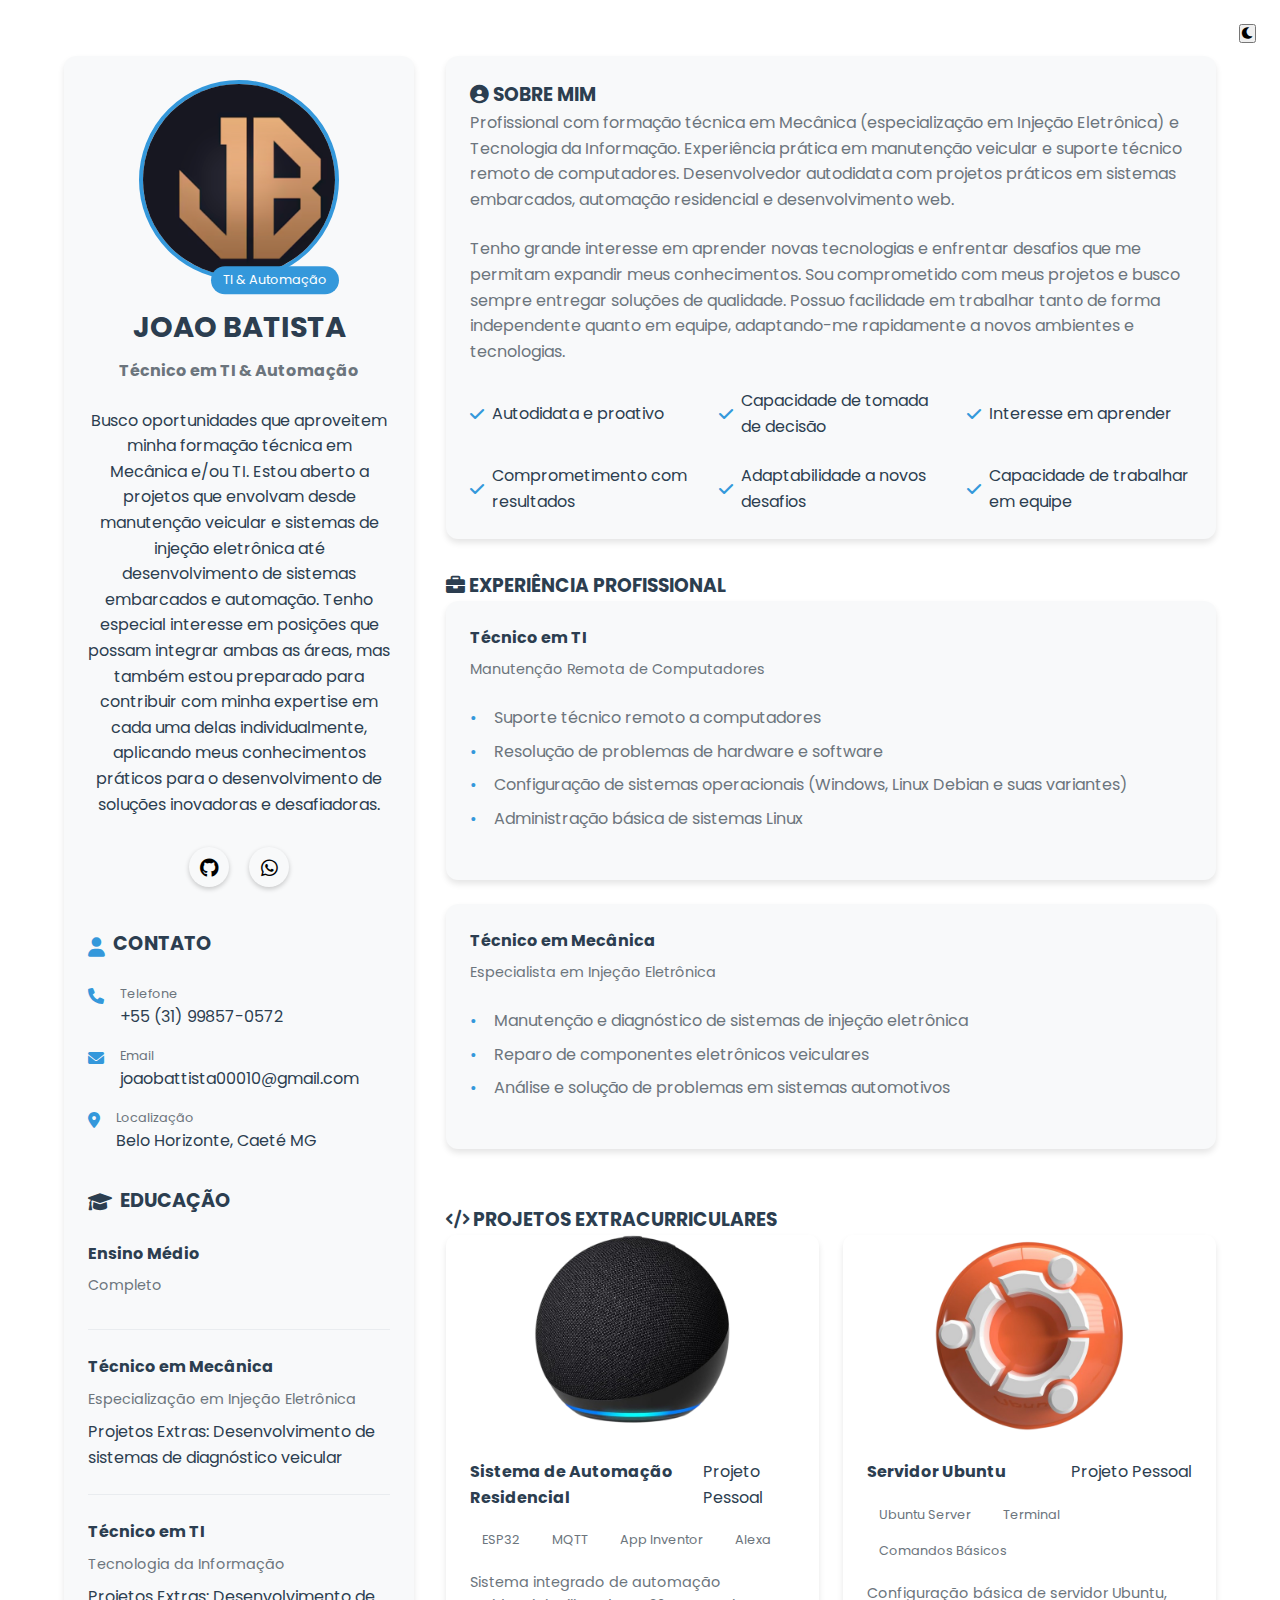
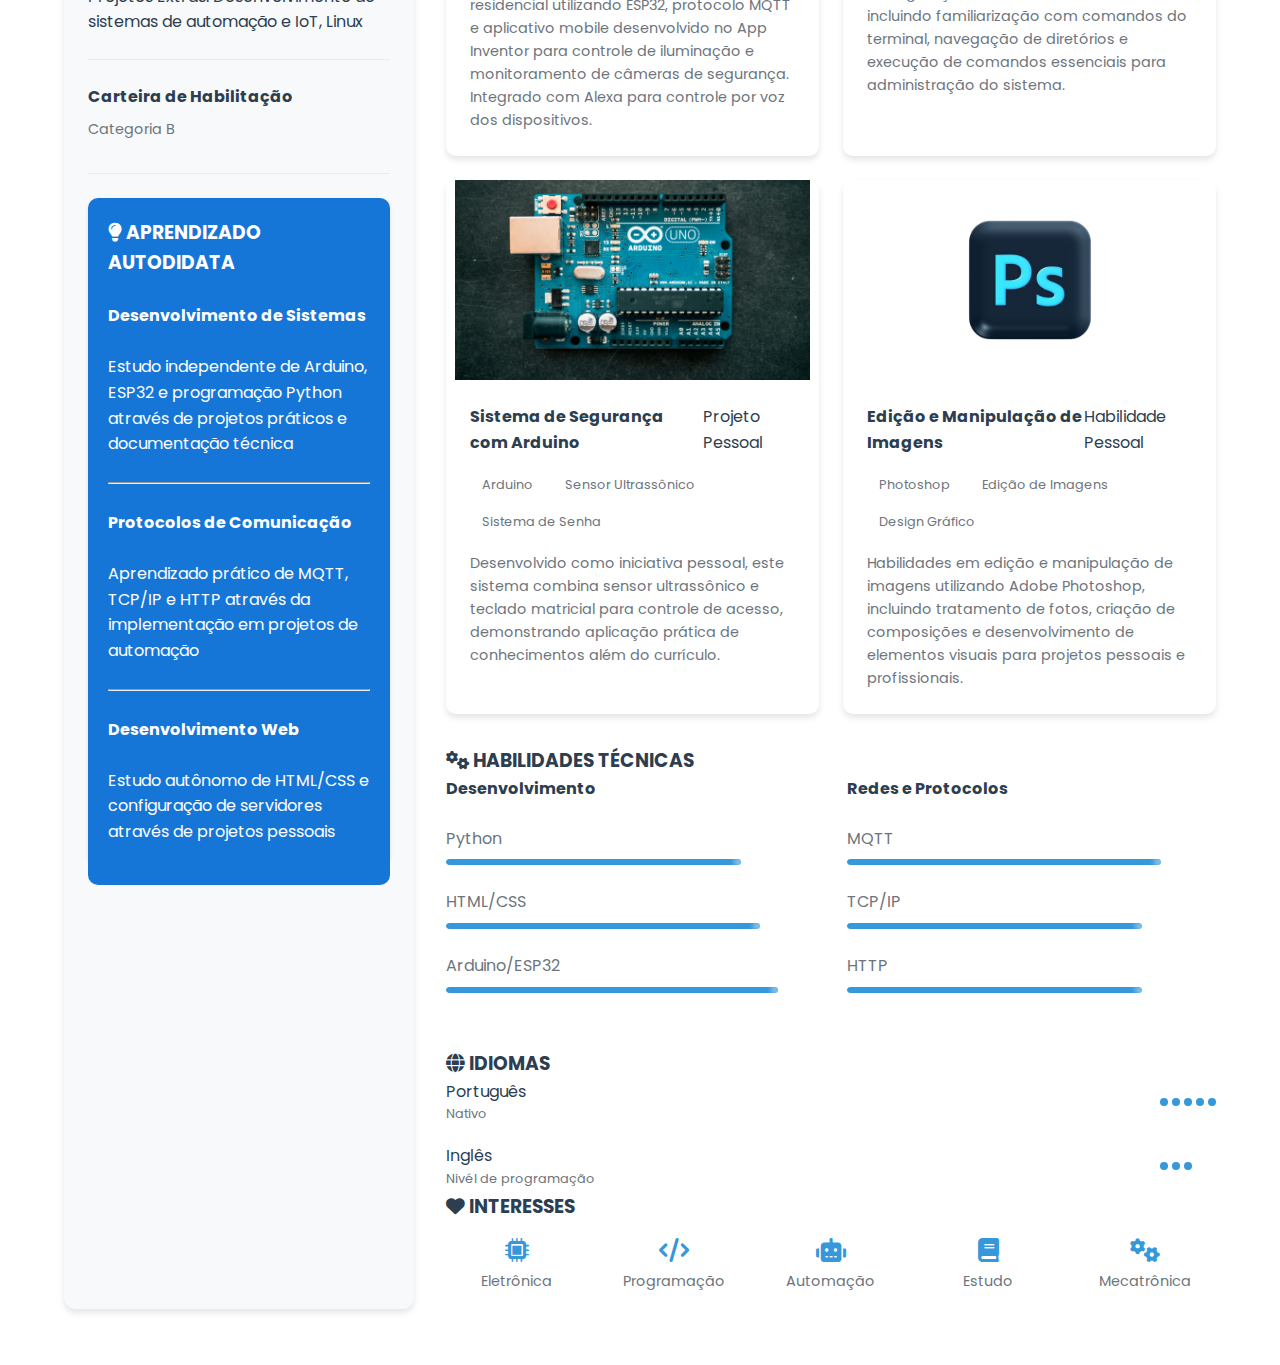
<file: PORTFOLIO/index.html>
<!DOCTYPE html>
<html lang="pt-BR">
<head>
    <meta charset="UTF-8">
    <meta name="viewport" content="width=device-width, initial-scale=1.0">
    <title>Currículo Profissional</title>
    <link rel="stylesheet" href="styles.css">
    <link href="https://fonts.googleapis.com/css2?family=Poppins:wght@300;400;500;600;700&display=swap" rel="stylesheet">
    <link href="https://cdnjs.cloudflare.com/ajax/libs/font-awesome/6.0.0/css/all.min.css" rel="stylesheet">
</head>
<body class="light-theme">
    <button class="theme-toggle">
        <i class="fas fa-moon"></i>
    </button>

    <div class="resume-container">
        <div class="left-column">
            <div class="profile-section">
                <div class="profile-image">
                    <img src="assets/Captura de Tela (3).png" alt="Profile Photo">

                    <div class="profile-badge">TI & Automação</div>
                </div>
                <h1>JOAO BATISTA</h1>
                <h2>Técnico em TI & Automação</h2>
                <div class="objective-section">
                    <p>Busco oportunidades que aproveitem minha formação técnica em Mecânica e/ou TI. Estou aberto a projetos que envolvam desde manutenção veicular e sistemas de injeção eletrônica até desenvolvimento de sistemas embarcados e automação. Tenho especial interesse em posições que possam integrar ambas as áreas, mas também estou preparado para contribuir com minha expertise em cada uma delas individualmente, aplicando meus conhecimentos práticos para o desenvolvimento de soluções inovadoras e desafiadoras.</p>
                </div>
                <div class="social-spacing"></div>
                <div class="social-links">
                    <a href="https://github.com/joaobattista00010" class="social-link" title="GitHub - Projetos">
                        <i class="fab fa-github"></i>
                    </a>
                    <a href="https://wa.me/5531998570572" class="social-link" title="WhatsApp">
                        <i class="fab fa-whatsapp"></i>
                    </a>
                </div>
            </div>

            <div class="contact-section">
                <h3><i class="fas fa-user"></i> CONTATO</h3>
                <ul>
                    <li>
                        <i class="fas fa-phone"></i>
                        <div class="contact-info">
                            <span class="label">Telefone</span>
                            <span class="value">+55 (31) 99857-0572</span>
                        </div>
                    </li>
                    <li>
                        <i class="fas fa-envelope"></i>
                        <div class="contact-info">
                            <span class="label">Email</span>
                            <span class="value">joaobattista00010@gmail.com</span>
                        </div>
                    </li>
                    <li>
                        <i class="fas fa-map-marker-alt"></i>
                        <div class="contact-info">
                            <span class="label">Localização</span>
                            <span class="value">Belo Horizonte, Caeté MG</span>
                        </div>
                    </li>
                </ul>
            </div>

            <div class="education-section">
                <h3><i class="fas fa-graduation-cap"></i> EDUCAÇÃO</h3>
                <div class="education-item">
                    <h4>Ensino Médio</h4>
                    <p class="degree">Completo</p>
                </div>
                <div class="education-item">
                    <h4>Técnico em Mecânica</h4>
                    <p class="degree">Especialização em Injeção Eletrônica</p>
                    <p class="extracurricular">Projetos Extras: Desenvolvimento de sistemas de diagnóstico veicular</p>
                </div>
                <div class="education-item">
                    <h4>Técnico em TI</h4>
                    <p class="degree">Tecnologia da Informação</p>
                    <p class="extracurricular">Projetos Extras: Desenvolvimento de sistemas de automação e IoT, Linux</p>
                </div>
                <div class="education-item">
                    <h4>Carteira de Habilitação</h4>
                    <p class="degree">Categoria B</p>
                </div>
            </div>

            <div class="learning-section" style="background-color: #1676d7; padding: 20px; border-radius: 10px; margin-top: 20px; box-shadow: 0 2px 4px rgba(0,0,0,0.1); color: white;">
                <h3><i class="fas fa-lightbulb"></i> APRENDIZADO AUTODIDATA</h3>
                <br>
                <div class="learning-item">
                    <h4>Desenvolvimento de Sistemas</h4>
                    <br>
                    <p class="learning-details">Estudo independente de Arduino, ESP32 e programação Python através de projetos práticos e documentação técnica</p>
                </div>
                <br>
                <hr>
                <br>
                <div class="learning-item">
                    <h4>Protocolos de Comunicação</h4>
                    <br>
                    <p class="learning-details">Aprendizado prático de MQTT, TCP/IP e HTTP através da implementação em projetos de automação</p>
                </div>
                <br>
                <hr>
                <br>
                <div class="learning-item">
                    <h4>Desenvolvimento Web</h4>
                    <br>
                    <p class="learning-details">Estudo autônomo de HTML/CSS e configuração de servidores através de projetos pessoais</p>
                </div>
            </div>

            <div class="left-column-footer" style="background-color: #1676d7; padding: 20px; border-radius: 0 0 10px 10px; margin-top: -20px; color: white;">
            </div>
        </div>

        <div class="right-column">
            <div class="about-section">
                <h3><i class="fas fa-user-circle"></i> SOBRE MIM</h3>
                <div class="about-content">
                    <p>Profissional com formação técnica em Mecânica (especialização em Injeção Eletrônica) e Tecnologia da Informação. Experiência prática em manutenção veicular e suporte técnico remoto de computadores. Desenvolvedor autodidata com projetos práticos em sistemas embarcados, automação residencial e desenvolvimento web.</p>
                    <p>Tenho grande interesse em aprender novas tecnologias e enfrentar desafios que me permitam expandir meus conhecimentos. Sou comprometido com meus projetos e busco sempre entregar soluções de qualidade. Possuo facilidade em trabalhar tanto de forma independente quanto em equipe, adaptando-me rapidamente a novos ambientes e tecnologias.</p>
                    <div class="key-points">
                        <div class="key-point">
                            <i class="fas fa-check"></i>
                            <span>Autodidata e proativo</span>
                        </div>
                        <div class="key-point">
                            <i class="fas fa-check"></i>
                            <span>Capacidade de tomada de decisão</span>
                        </div>
                        <div class="key-point">
                            <i class="fas fa-check"></i>
                            <span>Interesse em aprender</span>
                        </div>
                        <div class="key-point">
                            <i class="fas fa-check"></i>
                            <span>Comprometimento com resultados</span>
                        </div>
                        <div class="key-point">
                            <i class="fas fa-check"></i>
                            <span>Adaptabilidade a novos desafios</span>
                        </div>
                        <div class="key-point">
                            <i class="fas fa-check"></i>
                            <span>Capacidade de trabalhar em equipe</span>
                        </div>
                    </div>
                </div>
            </div>

            <div class="experience-section">
                <h3><i class="fas fa-briefcase"></i> EXPERIÊNCIA PROFISSIONAL</h3>
                <div class="job-item">
                    <div class="job-header">
                        <div class="job-title">
                            <h4>Técnico em TI</h4>
                            <p class="company">Manutenção Remota de Computadores</p>
                        </div>
                    </div>
                    <ul class="job-responsibilities">
                        <li>Suporte técnico remoto a computadores</li>
                        <li>Resolução de problemas de hardware e software</li>
                        <li>Configuração de sistemas operacionais (Windows, Linux Debian e suas variantes)</li>
                        <li>Administração básica de sistemas Linux</li>
                    </ul>
                </div>

                <div class="job-item">
                    <div class="job-header">
                        <div class="job-title">
                            <h4>Técnico em Mecânica</h4>
                            <p class="company">Especialista em Injeção Eletrônica</p>
                        </div>
                    </div>
                    <ul class="job-responsibilities">
                        <li>Manutenção e diagnóstico de sistemas de injeção eletrônica</li>
                        <li>Reparo de componentes eletrônicos veiculares</li>
                        <li>Análise e solução de problemas em sistemas automotivos</li>
                    </ul>
                </div>
            </div>

            <div class="projects-section">
                <h3><i class="fas fa-code"></i> PROJETOS EXTRACURRICULARES</h3>
                <div class="projects-grid">
                    <div class="project-card">
                        <div class="project-image">
                            <img src="assets/70931dfaa956ad6a0ba6564ebd47768b-removebg-preview.png" alt="Sistema de Automação Residencial">
                            <div class="project-overlay"></div>
                        </div>
                        <div class="project-info">
                            <div class="project-header">
                                <h4>Sistema de Automação Residencial</h4>
                                <span class="project-badge">Projeto Pessoal</span>
                            </div>
                            <div class="project-tags">
                                <span class="tag">ESP32</span>
                                <span class="tag">MQTT</span>
                                <span class="tag">App Inventor</span>
                                <span class="tag">Alexa</span>
                            </div>
                            <p class="project-description">Sistema integrado de automação residencial utilizando ESP32, protocolo MQTT e aplicativo mobile desenvolvido no App Inventor para controle de iluminação e monitoramento de câmeras de segurança. Integrado com Alexa para controle por voz dos dispositivos.</p>
                        </div>
                    </div>

                    <div class="project-card">
                        <div class="project-image">
                            <img src="assets/9b736042d612dbf79bc640238c4d9400-removebg-preview.png" alt="Servidor Ubuntu">
                            <div class="project-overlay"></div>
                        </div>
                        <div class="project-info">
                            <div class="project-header">
                                <h4>Servidor Ubuntu</h4>
                                <span class="project-badge">Projeto Pessoal</span>
                            </div>
                            <div class="project-tags">
                                <span class="tag">Ubuntu Server</span>
                                <span class="tag">Terminal</span>
                                <span class="tag">Comandos Básicos</span>
                            </div>
                            <p class="project-description">Configuração básica de servidor Ubuntu, incluindo familiarização com comandos do terminal, navegação de diretórios e execução de comandos essenciais para administração do sistema.</p>
                        </div>
                    </div>

                    <div class="project-card">
                        <div class="project-image">
                            <img src="assets/photo-1553406830-ef2513450d76.jpg" alt="Sistema de Segurança com Arduino">
                            <div class="project-overlay"></div>
                        </div>
                        <div class="project-info">
                            <div class="project-header">
                                <h4>Sistema de Segurança com Arduino</h4>
                                <span class="project-badge">Projeto Pessoal</span>
                            </div>
                            <div class="project-tags">
                                <span class="tag">Arduino</span>
                                <span class="tag">Sensor Ultrassônico</span>
                                <span class="tag">Sistema de Senha</span>
                            </div>
                            <p class="project-description">Desenvolvido como iniciativa pessoal, este sistema combina sensor ultrassônico e teclado matricial para controle de acesso, demonstrando aplicação prática de conhecimentos além do currículo.</p>
                        </div>
                    </div>

                    <div class="project-card">
                        <div class="project-image">
                            <img src="assets/ps-removebg-preview.png" alt="Edição de Imagens">
                            <div class="project-overlay"></div>
                        </div>
                        <div class="project-info">
                            <div class="project-header">
                                <h4>Edição e Manipulação de Imagens</h4>
                                <span class="project-badge">Habilidade Pessoal</span>
                            </div>
                            <div class="project-tags">
                                <span class="tag">Photoshop</span>
                                <span class="tag">Edição de Imagens</span>
                                <span class="tag">Design Gráfico</span>
                            </div>
                            <p class="project-description">Habilidades em edição e manipulação de imagens utilizando Adobe Photoshop, incluindo tratamento de fotos, criação de composições e desenvolvimento de elementos visuais para projetos pessoais e profissionais.</p>
                        </div>
                    </div>
                </div>
            </div>

            <div class="skills-section">
                <h3><i class="fas fa-cogs"></i> HABILIDADES TÉCNICAS</h3>
                <div class="skills-container">
                    <div class="skills-category">
                        <h4>Desenvolvimento</h4>
                        <div class="skill-item">
                            <div class="skill-header">
                                <span class="skill-name">Python</span>
                            </div>
                            <div class="skill-bar">
                                <div class="skill-level" style="width: 80%">
                                    <div class="skill-progress-glow"></div>
                                </div>
                            </div>
                        </div>
                        <div class="skill-item">
                            <div class="skill-header">
                                <span class="skill-name">HTML/CSS</span>
                            </div>
                            <div class="skill-bar">
                                <div class="skill-level" style="width: 85%">
                                    <div class="skill-progress-glow"></div>
                                </div>
                            </div>
                        </div>
                        <div class="skill-item">
                            <div class="skill-header">
                                <span class="skill-name">Arduino/ESP32</span>
                            </div>
                            <div class="skill-bar">
                                <div class="skill-level" style="width: 90%">
                                    <div class="skill-progress-glow"></div>
                                </div>
                            </div>
                        </div>
                    </div>
                    <div class="skills-category">
                        <h4>Redes e Protocolos</h4>
                        <div class="skill-item">
                            <div class="skill-header">
                                <span class="skill-name">MQTT</span>
                            </div>
                            <div class="skill-bar">
                                <div class="skill-level" style="width: 85%">
                                    <div class="skill-progress-glow"></div>
                                </div>
                            </div>
                        </div>
                        <div class="skill-item">
                            <div class="skill-header">
                                <span class="skill-name">TCP/IP</span>
                            </div>
                            <div class="skill-bar">
                                <div class="skill-level" style="width: 80%">
                                    <div class="skill-progress-glow"></div>
                                </div>
                            </div>
                        </div>
                        <div class="skill-item">
                            <div class="skill-header">
                                <span class="skill-name">HTTP</span>
                            </div>
                            <div class="skill-bar">
                                <div class="skill-level" style="width: 80%">
                                    <div class="skill-progress-glow"></div>
                                </div>
                            </div>
                        </div>
                    </div>
                </div>
            </div>

            <div class="bottom-section">
                <div class="language-section">
                    <h3><i class="fas fa-globe"></i> IDIOMAS</h3>
                    <div class="language-grid">
                        <div class="language-item">
                            <div class="language-info">
                                <span class="language-name">Português</span>
                                <span class="language-level">Nativo</span>
                            </div>
                            <div class="language-dots">
                                <div class="dot active"></div>
                                <div class="dot active"></div>
                                <div class="dot active"></div>
                                <div class="dot active"></div>
                                <div class="dot active"></div>
                            </div>
                        </div>
                        <div class="language-item">
                            <div class="language-info">
                                <span class="language-name">Inglês</span>
                                <span class="language-level">Nivél de programação</span>
                            </div>
                            <br>
                            <br>
                            <div class="language-dots">
                                <div class="dot active"></div>
                                <div class="dot active"></div>
                                <div class="dot active"></div>
                                <div class="dot"></div>
                                <div class="dot"></div>
                            </div>
                        </div>
                    </div>
                </div>

                <div class="hobbies-section">
                    <h3><i class="fas fa-heart"></i> INTERESSES</h3>
                    <div class="hobbies-grid">
                        <div class="hobby-item">
                            <i class="fas fa-microchip"></i>
                            <span>Eletrônica</span>
                        </div>
                        <div class="hobby-item">
                            <i class="fas fa-code"></i>
                            <span>Programação</span>
                        </div>
                        <div class="hobby-item">
                            <i class="fas fa-robot"></i>
                            <span>Automação</span>
                        </div>
                        <div class="hobby-item">
                            <i class="fas fa-book"></i>
                            <span>Estudo</span>
                        </div>
                        <div class="hobby-item">
                            <i class="fas fa-cogs"></i>
                            <span>Mecatrônica</span>
                        </div>
                    </div>
                </div>
            </div>
        </div>
    </div>

    <script>
        const themeToggle = document.querySelector('.theme-toggle');
        const body = document.body;
        const icon = themeToggle.querySelector('i');

        themeToggle.addEventListener('click', () => {
            body.classList.toggle('dark-theme');
            body.classList.toggle('light-theme');
            
            if (body.classList.contains('dark-theme')) {
                icon.classList.remove('fa-moon');
                icon.classList.add('fa-sun');
            } else {
                icon.classList.remove('fa-sun');
                icon.classList.add('fa-moon');
            }
        });
    </script>
</body>
</html>
</file>
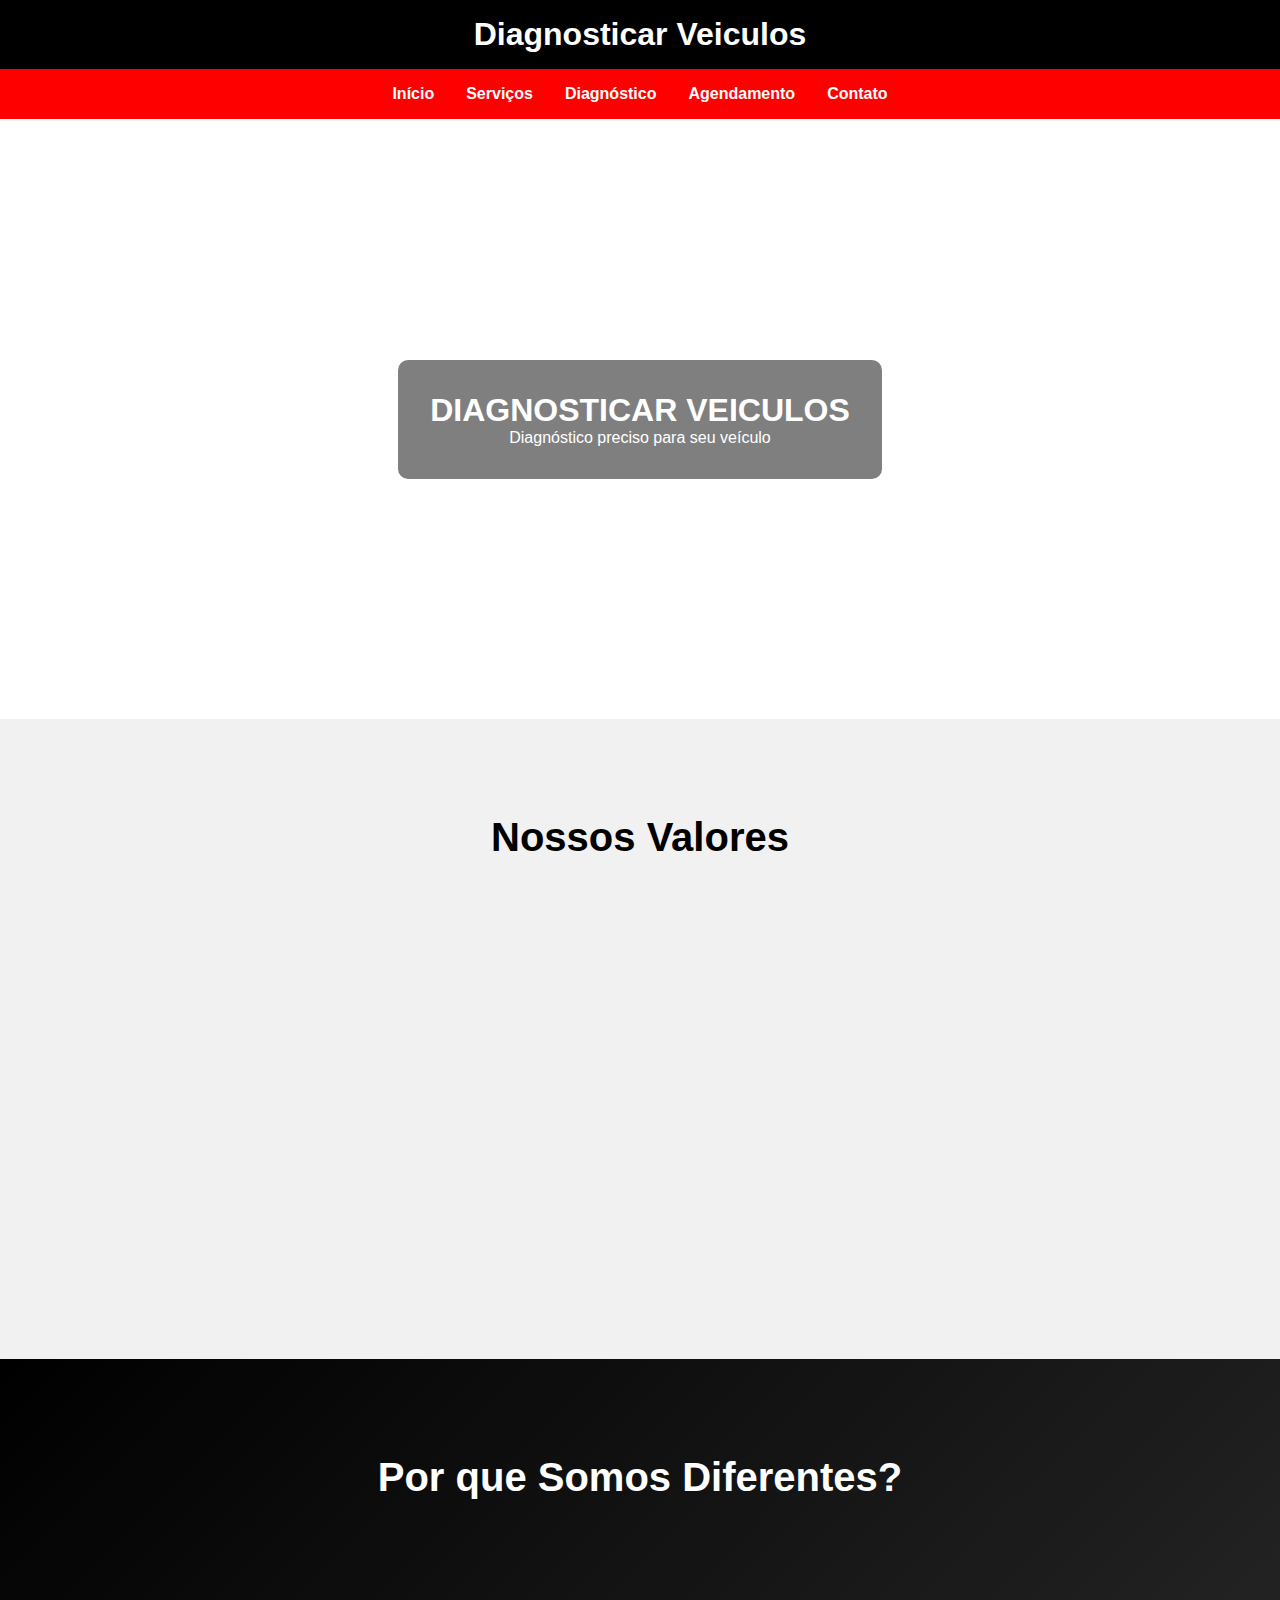
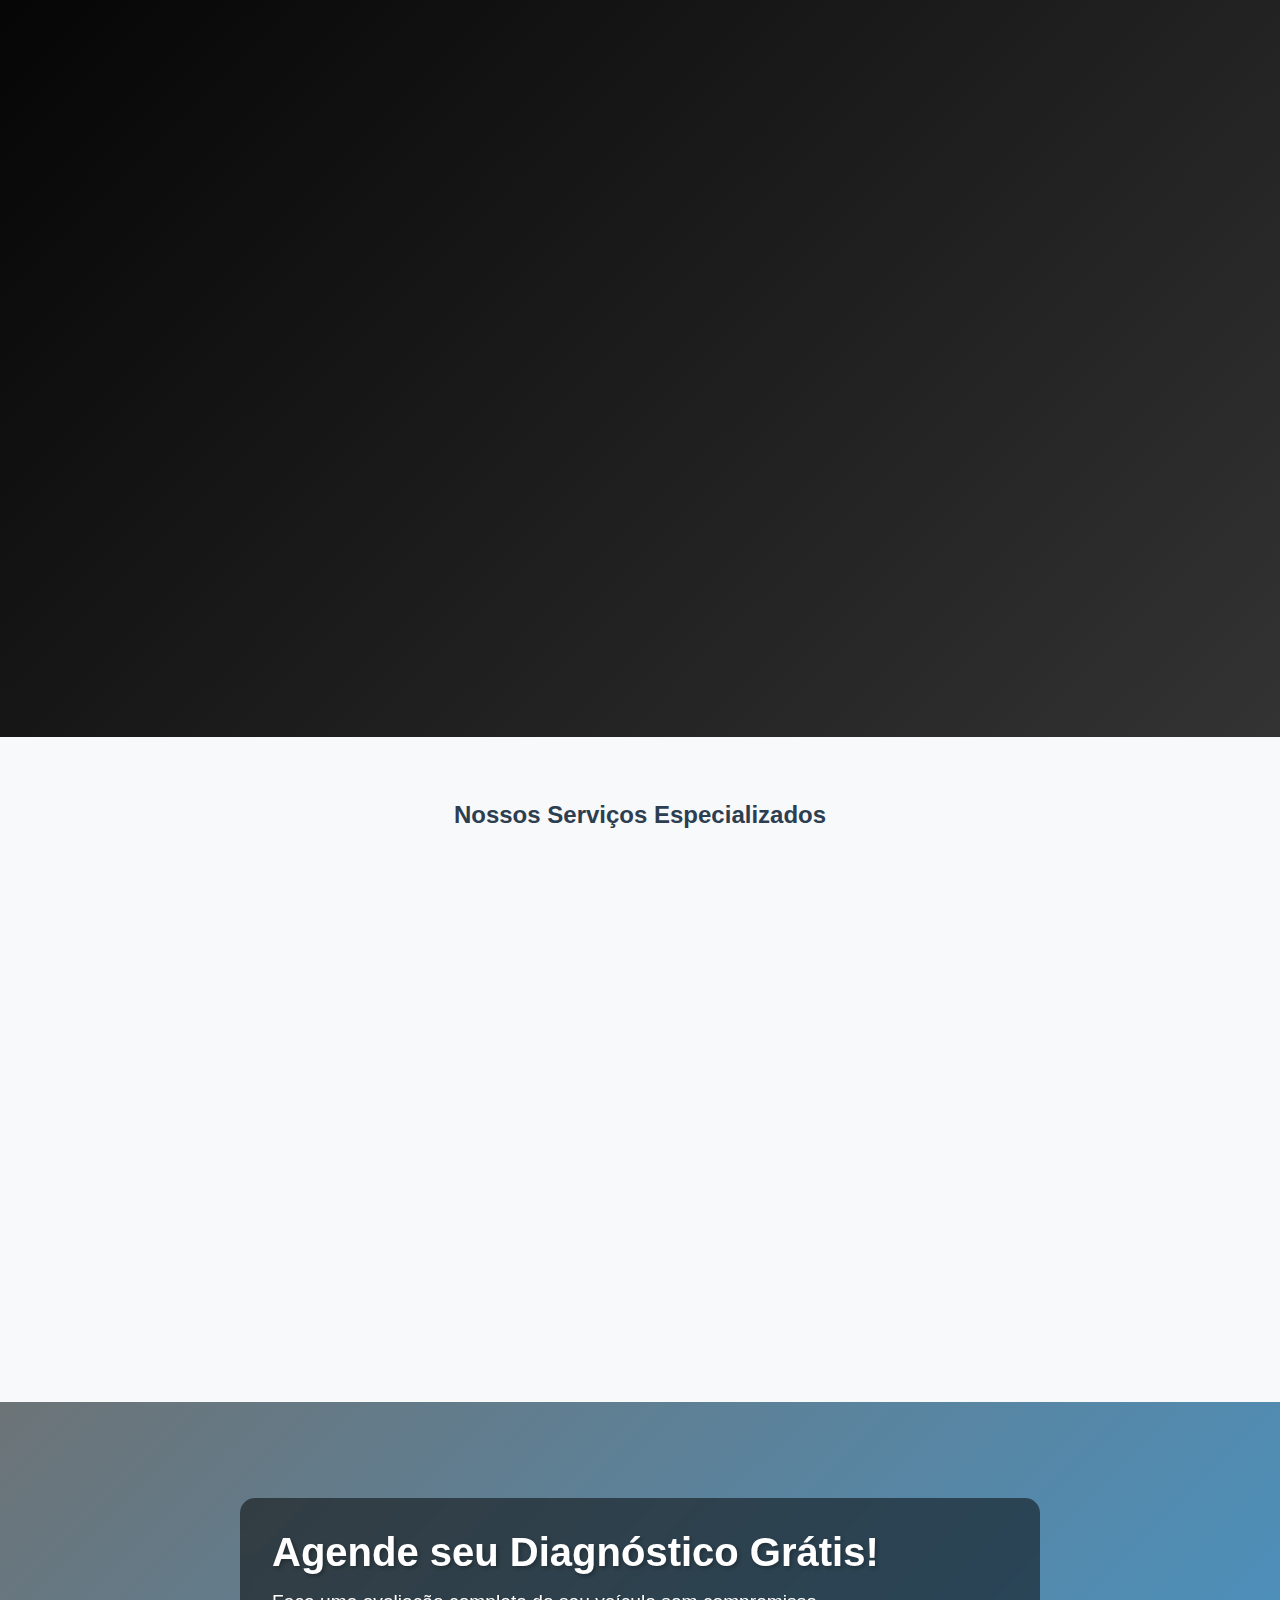
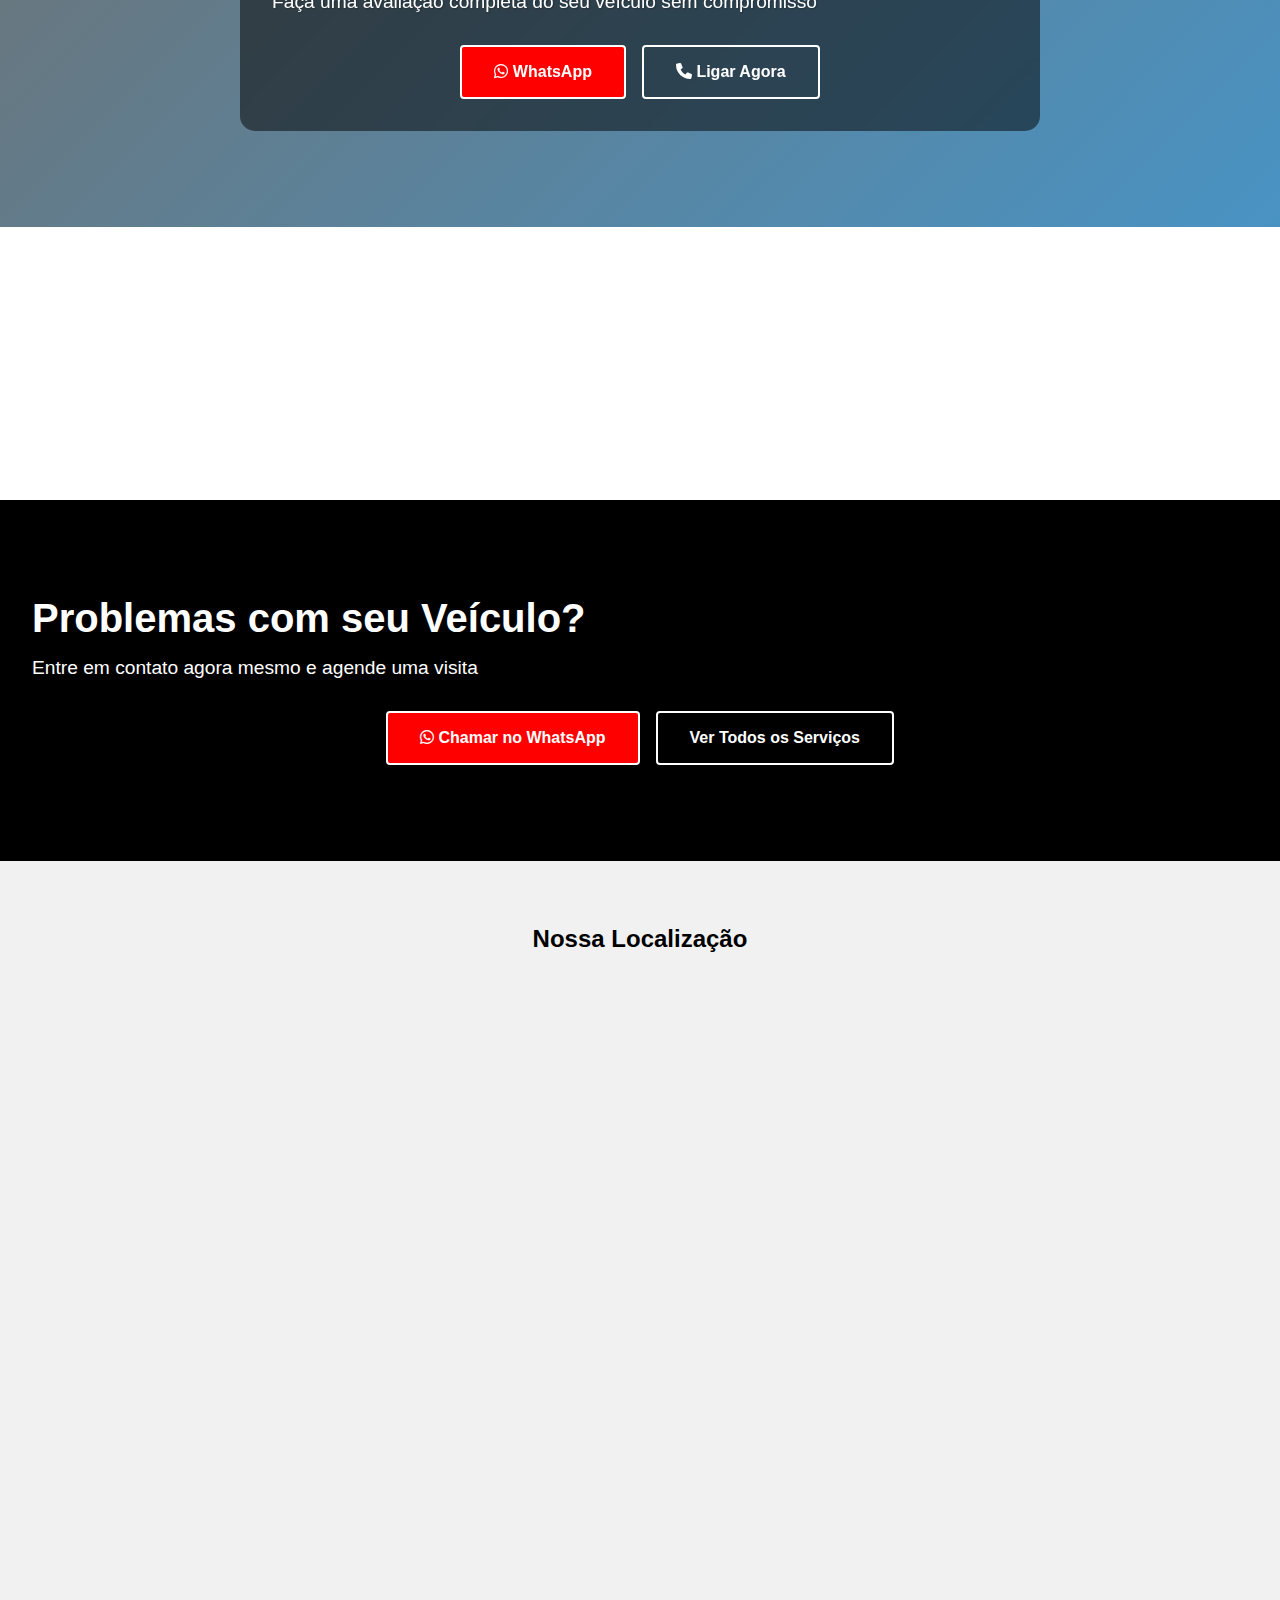
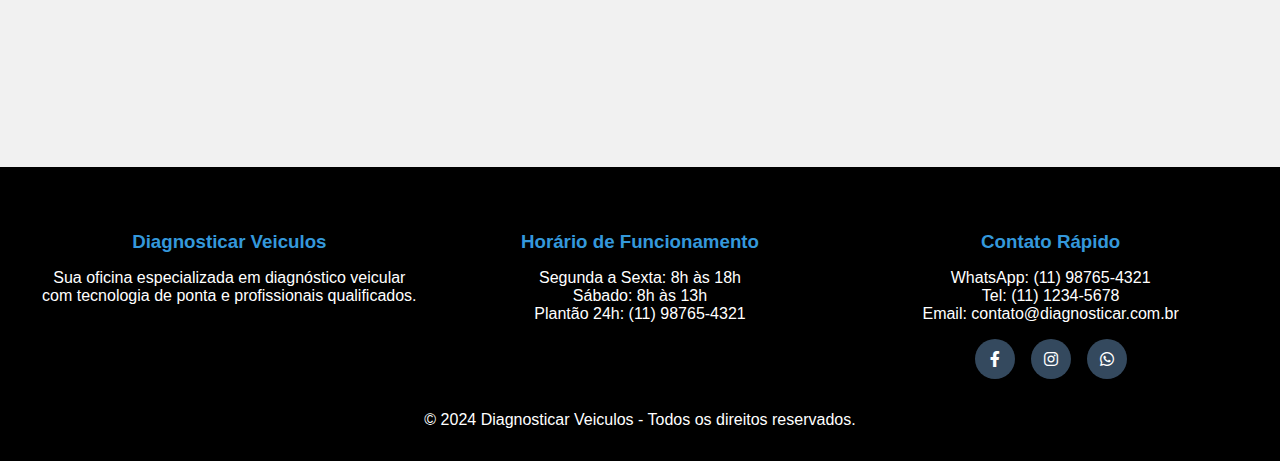
<file: Site responsivo/index.html>
<!DOCTYPE html>
<html lang="pt-br">
<head>
    <meta charset="UTF-8">
    <meta name="viewport" content="width=device-width, initial-scale=1.0">
    <title>Diagnosticar Veiculos</title>
    <link rel="stylesheet" href="style.css">
    <link rel="stylesheet" href="https://cdnjs.cloudflare.com/ajax/libs/font-awesome/6.0.0/css/all.min.css">
</head>
<body>
    <header>
        <h1>Diagnosticar Veiculos</h1>
    </header>

    <nav>
        <ul>
            <li><a href="#inicio">Início</a></li>
            <li><a href="#servicos">Serviços</a></li>
            <li><a href="#diagnostico">Diagnóstico</a></li>
            <li><a href="#agendamento">Agendamento</a></li>
            <li><a href="#contato">Contato</a></li>
        </ul>
    </nav>

    <main>
        <div class="carousel">
            <div class="carousel-inner">
                <div class="carousel-item active" style="background-image: url('https://images.unsplash.com/photo-1486006920555-c77dcf18193c')">
                    <div class="carousel-content">
                        <h1>DIAGNOSTICAR VEICULOS</h1>
                        <p>Diagnóstico preciso para seu veículo</p>
                    </div>
                </div>
                <div class="carousel-item" style="background-image: url('https://images.unsplash.com/photo-1487754180451-c456f719a1fc')">
                    <div class="carousel-content">
                        <h1>Tecnologia Avançada</h1>
                        <p>Equipamentos de última geração para diagnóstico eletrônico</p>
                    </div>
                </div>
            </div>
        </div>

        <section class="mvv-section">
            <h2>Nossos Valores</h2>
            <div class="mvv-grid">
                <div class="mvv-card">
                    <i class="fas fa-bullseye mvv-icon"></i>
                    <h3>Missão</h3>
                    <p>Oferecer serviços automotivos de excelência com diagnósticos precisos, garantindo a segurança e satisfação total dos nossos clientes.</p>
                </div>
                <div class="mvv-card">
                    <i class="fas fa-eye mvv-icon"></i>
                    <h3>Visão</h3>
                    <p>Ser referência em diagnóstico automotivo na região, reconhecida pela qualidade, tecnologia e atendimento diferenciado.</p>
                </div>
                <div class="mvv-card">
                    <i class="fas fa-star mvv-icon"></i>
                    <h3>Valores</h3>
                    <ul style="list-style: none; padding: 0;">
                        <li><i class="fas fa-check"></i> Honestidade e Transparência</li>
                        <li><i class="fas fa-check"></i> Excelência Técnica</li>
                        <li><i class="fas fa-check"></i> Compromisso com o Cliente</li>
                        <li><i class="fas fa-check"></i> Inovação Tecnológica</li>
                        <li><i class="fas fa-check"></i> Responsabilidade</li>
                    </ul>
                </div>
            </div>
        </section>

        <section class="trust-section">
            <div class="trust-container">
                <h2>Por que Somos Diferentes?</h2>
                <div class="trust-content">
                    <div class="trust-message fade-in">
                        <i class="fas fa-shield-alt"></i>
                        <h3>Compromisso com a Verdade</h3>
                        <p>Na DIAGNOSTICAR VEICULOS, nosso princípio fundamental é a honestidade. Não acreditamos em trocas desnecessárias de peças. Nosso objetivo é diagnosticar com precisão e realizar apenas os reparos realmente necessários para seu veículo.</p>
                    </div>
                    <div class="trust-grid">
                        <div class="trust-card slide-in-left">
                            <i class="fas fa-search"></i>
                            <h4>Diagnóstico Preciso</h4>
                            <p>Utilizamos equipamentos de última geração para identificar exatamente o que seu carro precisa, evitando gastos desnecessários.</p>
                        </div>
                        <div class="trust-card slide-in-right">
                            <i class="fas fa-hand-holding-heart"></i>
                            <h4>Transparência Total</h4>
                            <p>Explicamos detalhadamente cada procedimento necessário </p>
                        </div>
                        <div class="trust-card slide-in-left">
                            <i class="fas fa-piggy-bank"></i>
                            <h4>Economia Real</h4>
                            <p>Nossa abordagem de manutenção preventiva e diagnóstico preciso resulta em economia significativa a longo prazo.</p>
                        </div>
                        <div class="trust-card slide-in-right">
                            <i class="fas fa-certificate"></i>
                            <h4>Garantia de Serviço</h4>
                            <p>Oferecemos garantia em todos os serviços realizados, reforçando nosso compromisso com a qualidade.</p>
                        </div>
                    </div>
                </div>
            </div>
        </section>

        <section class="pricing" id="servicos">
            <h2>Nossos Serviços Especializados</h2>
            <div class="pricing-grid">
                <div class="pricing-card">
                    <i class="fas fa-oil-can service-icon"></i>
                    <h3>Troca de Óleo</h3>
                    <ul class="features-list">
                        <li><i class="fas fa-check"></i> Óleo de alta qualidade</li>
                        <li><i class="fas fa-check"></i> Troca de filtros</li>
                        <li><i class="fas fa-check"></i> Checagem de níveis</li>
                        <li><i class="fas fa-check"></i> Diagnóstico básico</li>
                    </ul>
                    <a href="https://wa.me/5511987654321" class="btn">
                        <i class="fab fa-whatsapp"></i> Solicitar Orçamento
                    </a>
                </div>
                <div class="pricing-card">
                    <i class="fas fa-microchip service-icon"></i>
                    <h3>Injeção Eletrônica</h3>
                    <ul class="features-list">
                        <li><i class="fas fa-check"></i> Diagnóstico computadorizado</li>
                        <li><i class="fas fa-check"></i> Limpeza de bicos</li>
                        <li><i class="fas fa-check"></i> Regulagem</li>
                        <li><i class="fas fa-check"></i> Scanner automotivo</li>
                    </ul>
                    <a href="https://wa.me/5511987654321" class="btn">
                        <i class="fab fa-whatsapp"></i> Solicitar Orçamento
                    </a>
                </div>
                <div class="pricing-card">
                    <i class="fas fa-car-side service-icon"></i>
                    <h3>Freios e Suspensão</h3>
                    <ul class="features-list">
                        <li><i class="fas fa-check"></i> Troca de pastilhas</li>
                        <li><i class="fas fa-check"></i>Troca de Discos de Freio </li>
                        <li><i class="fas fa-check"></i> Inspeção de Juntas Homocinéticas</li>
                        <li><i class="fas fa-check"></i> Troca de amortecedores</li>
                    </ul>
                    <a href="https://wa.me/5511987654321" class="btn">
                        <i class="fab fa-whatsapp"></i> Solicitar Orçamento
                    </a>
                </div>
            </div>
        </section>

        <section class="cta">
            <div class="cta-content">
                <h2>Agende seu Diagnóstico Grátis!</h2>
                <p>Faça uma avaliação completa do seu veículo sem compromisso</p>
                <div class="cta-buttons">
                    <a href="https://wa.me/5511987654321" class="cta-btn primary">
                        <i class="fab fa-whatsapp"></i> WhatsApp
                    </a>
                    <a href="tel:1198765432" class="cta-btn">
                        <i class="fas fa-phone"></i> Ligar Agora
                    </a>
                </div>
            </div>
        </section>

        <section class="stats-section">
            <div class="stats-grid">
                <div class="stat-item">
                    <div class="stat-number">+5</div>
                    <p>Anos de Experiência</p>
                </div>
                <div class="stat-item">
                    <div class="stat-number">98%</div>
                    <p>Clientes Satisfeitos</p>
                </div>
            </div>
        </section>

        <section class="cta" style="background: var(--secondary-color);">
            <h2>Problemas com seu Veículo?</h2>
            <p>Entre em contato agora mesmo e agende uma visita</p>
            <div class="cta-buttons">
                <a href="https://wa.me/5511987654321" class="cta-btn primary">
                    <i class="fab fa-whatsapp"></i> Chamar no WhatsApp
                </a>
                <a href="#servicos" class="cta-btn">Ver Todos os Serviços</a>
            </div>
        </section>

        <section class="location-section" id="localizacao">
            <h2>Nossa Localização</h2>
            <div class="location-container">
                <div class="map-container">
                    <iframe 
                        src="https://www.google.com/maps/embed?pb=!1m18!1m12!1m3!1d3656.0513669381103!2d-46.6549278!3d-23.5505199!2m3!1f0!2f0!3f0!3m2!1i1024!2i768!4f13.1!3m3!1m2!1s0x94ce59c8da0aa315%3A0x63b9d5d52c6bf3f!2sAv.%20Paulista%2C%20S%C3%A3o%20Paulo%20-%20SP!5e0!3m2!1spt-BR!2sbr!4v1647891512250!5m2!1spt-BR!2sbr" 
                        allowfullscreen="" 
                        loading="lazy">
                    </iframe>
                </div>
                <div class="location-info">
                    <div class="info-card">
                        <i class="fas fa-map-marker-alt"></i>
                        <h3>Endereço</h3>
                        <p>Av. Paulista, 1000</p>
                        <p>Bela Vista - São Paulo/SP</p>
                        <p>CEP: 01310-100</p>
                    </div>
                    <div class="info-card">
                        <i class="fas fa-clock"></i>
                        <h3>Horário de Funcionamento</h3>
                        <p>Segunda a Sexta: 8h às 18h</p>
                        <p>Sábado: 8h às 13h</p>
                        <p><strong>Plantão 24h:</strong> (11) 98765-4321</p>
                    </div>
                    <div class="social-media-links">
                        <h3>Siga-nos nas Redes Sociais</h3>
                        <div class="social-icons">
                            <a href="https://facebook.com/diagnosticar" target="_blank" class="social-icon">
                                <i class="fab fa-facebook-f"></i>
                                <span>Facebook</span>
                            </a>
                            <a href="https://instagram.com/diagnosticar" target="_blank" class="social-icon">
                                <i class="fab fa-instagram"></i>
                                <span>Instagram</span>
                            </a>
                            <a href="https://wa.me/5511987654321" target="_blank" class="social-icon">
                                <i class="fab fa-whatsapp"></i>
                                <span>WhatsApp</span>
                            </a>
                        </div>
                    </div>
                </div>
            </div>
        </section>
    </main>

    <footer>
        <div class="footer-grid">
            <div class="footer-column">
                <h3>Diagnosticar Veiculos</h3>
                <p>Sua oficina especializada em diagnóstico veicular com tecnologia de ponta e profissionais qualificados.</p>
            </div>
            <div class="footer-column">
                <h3>Horário de Funcionamento</h3>
                <p>Segunda a Sexta: 8h às 18h</p>
                <p>Sábado: 8h às 13h</p>
                <p>Plantão 24h: (11) 98765-4321</p>
            </div>
            <div class="footer-column">
                <h3>Contato Rápido</h3>
                <p>WhatsApp: (11) 98765-4321</p>
                <p>Tel: (11) 1234-5678</p>
                <p>Email: contato@diagnosticar.com.br</p>
                
                <div class="social-links">
                    <a href="#"><i class="fab fa-facebook-f"></i></a>
                    <a href="#"><i class="fab fa-instagram"></i></a>
                    <a href="#"><i class="fab fa-whatsapp"></i></a>
                </div>
            </div>
        </div>
        <p class="copyright">&copy; 2024 Diagnosticar Veiculos - Todos os direitos reservados.</p>
    </footer>

    <script>
        // Carousel functionality
        const carousel = document.querySelector('.carousel');
        const items = carousel.querySelectorAll('.carousel-item');
        let currentItem = 0;

        function nextSlide() {
            items[currentItem].classList.remove('active');
            currentItem = (currentItem + 1) % items.length;
            items[currentItem].classList.add('active');
        }

        setInterval(nextSlide, 5000);

        // Scroll Animation
        function animateOnScroll() {
            const elements = document.querySelectorAll('.fade-in, .slide-in-left, .slide-in-right, .scale-in');
            
            elements.forEach(element => {
                const elementTop = element.getBoundingClientRect().top;
                const elementBottom = element.getBoundingClientRect().bottom;
                
                // Define when the animation should trigger
                const isVisible = (elementTop < window.innerHeight - 100) && (elementBottom > 0);
                
                if (isVisible) {
                    element.classList.add('active');
                }
            });
        }

        // Add animation classes to elements
        document.addEventListener('DOMContentLoaded', function() {
            // Add animation classes to sections
            document.querySelector('.carousel').classList.add('fade-in');
            
            document.querySelectorAll('.mvv-card').forEach((card, index) => {
                if (index % 2 === 0) {
                    card.classList.add('slide-in-left');
                } else {
                    card.classList.add('slide-in-right');
                }
            });

            document.querySelectorAll('.pricing-card').forEach(card => {
                card.classList.add('fade-in');
            });

            document.querySelectorAll('.stat-item').forEach(item => {
                item.classList.add('scale-in');
            });

            document.querySelector('.location-container').classList.add('fade-in');
            
            document.querySelectorAll('.info-card').forEach(card => {
                card.classList.add('fade-in');
            });

            // Initial check for elements in view
            animateOnScroll();
        });

        // Listen for scroll events
        window.addEventListener('scroll', animateOnScroll);
        window.addEventListener('resize', animateOnScroll);
    </script>
</body>
</html> </html>
</file>
<file: PORTFOLIO/styles.css>
/* Variables and Theme Colors */
:root {
    /* Light Theme */
    --bg-primary-light: #ffffff;
    --bg-secondary-light: #f8f9fa;
    --text-primary-light: #2c3e50;
    --text-secondary-light: #6c757d;
    --accent-color-light: #3498db;
    --border-color-light: #e9ecef;
    --card-bg-light: #ffffff;
    --shadow-light: 0 4px 6px rgba(0, 0, 0, 0.1);

    /* Dark Theme */
    --bg-primary-dark: #1a1a1a;
    --bg-secondary-dark: #2d2d2d;
    --text-primary-dark: #ffffff;
    --text-secondary-dark: #a0a0a0;
    --accent-color-dark: #61dafb;
    --border-color-dark: #404040;
    --card-bg-dark: #2d2d2d;
    --shadow-dark: 0 4px 6px rgba(0, 0, 0, 0.3);

    /* Common */
    --spacing-xs: 0.5rem;
    --spacing-sm: 1rem;
    --spacing-md: 1.5rem;
    --spacing-lg: 2rem;
    --border-radius: 12px;
    --transition-speed: 0.3s;
}

/* Base Styles */
* {
    margin: 0;
    padding: 0;
    box-sizing: border-box;
}

body {
    font-family: 'Poppins', sans-serif;
    line-height: 1.6;
    transition: background-color var(--transition-speed), color var(--transition-speed);
}

/* Theme Styles */
.light-theme {
    background-color: var(--bg-primary-light);
    color: var(--text-primary-light);
}

.dark-theme {
    background-color: var(--bg-primary-dark);
    color: var(--text-primary-dark);
}

/* Theme Toggle Button */
.theme-toggle {
    position: fixed;
    top: var(--spacing-md);
    right: var(--spacing-md);
    z-index: 1000;
}

.theme-toggle button {
    background: none;
    border: none;
    font-size: 1.5rem;
    cursor: pointer;
    color: var(--text-primary-light);
    padding: var(--spacing-xs);
    border-radius: 50%;
    transition: transform var(--transition-speed);
}

.dark-theme .theme-toggle button {
    color: var(--text-primary-dark);
}

.theme-toggle button:hover {
    transform: scale(1.1);
}

/* Container Layout */
.resume-container {
    max-width: 1200px;
    margin: 2rem auto;
    display: grid;
    grid-template-columns: 350px 1fr;
    gap: var(--spacing-lg);
    padding: var(--spacing-md);
}

/* Left Column Styles */
.left-column {
    background-color: var(--bg-secondary-light);
    border-radius: var(--border-radius);
    padding: var(--spacing-md);
    box-shadow: var(--shadow-light);
}

.dark-theme .left-column {
    background-color: var(--bg-secondary-dark);
    box-shadow: var(--shadow-dark);
}

/* Profile Section */
.profile-section {
    text-align: center;
    margin-bottom: var(--spacing-lg);
}

.profile-image {
    position: relative;
    width: 200px;
    height: 200px;
    margin: 0 auto var(--spacing-md);
}

.profile-image img {
    width: 100%;
    height: 100%;
    object-fit: cover;
    border-radius: 50%;
    border: 4px solid var(--accent-color-light);
    transition: transform var(--transition-speed);
}

.dark-theme .profile-image img {
    border-color: var(--accent-color-dark);
}

.profile-image:hover img {
    transform: scale(1.05);
}

.profile-badge {
    position: absolute;
    bottom: 0;
    right: 0;
    background-color: var(--accent-color-light);
    color: white;
    padding: 0.25rem 0.75rem;
    border-radius: 20px;
    font-size: 0.8rem;
    transform: translateY(50%);
}

.dark-theme .profile-badge {
    background-color: var(--accent-color-dark);
}

.profile-section h1 {
    font-size: 1.8rem;
    margin-bottom: var(--spacing-xs);
    color: var(--text-primary-light);
}

.profile-section h2 {
    font-size: 1rem;
    color: var(--text-secondary-light);
    margin-bottom: var(--spacing-md);
}

.dark-theme .profile-section h1 {
    color: var(--text-primary-dark);
}

.dark-theme .profile-section h2 {
    color: var(--text-secondary-dark);
}

/* Social Links */
.social-links {
    display: flex;
    justify-content: center;
    gap: 20px;
    margin-top: 20px;
    padding: 10px;
}

.social-link {
    display: flex;
    align-items: center;
    justify-content: center;
    width: 40px;
    height: 40px;
    border-radius: 50%;
    background-color: var(--accent-color);
    color: rgb(0, 0, 0);
    text-decoration: none;
    transition: transform 0.3s ease, background-color 0.3s ease;
    box-shadow: 0 2px 5px rgba(0, 0, 0, 0.2);
}

.social-link:hover {
    transform: translateY(-3px);
    background-color: var(--accent-color-hover);
    box-shadow: 0 4px 8px rgba(0, 0, 0, 0.3);
}

.social-link i {
    font-size: 1.2rem;
}

/* Contact Section */
.contact-section {
    margin-bottom: var(--spacing-lg);
}

.contact-section h3,
.education-section h3,
.references-section h3 {
    font-size: 1.2rem;
    margin-bottom: var(--spacing-md);
    color: var(--text-primary-light);
    display: flex;
    align-items: center;
    gap: var(--spacing-xs);
}

.dark-theme .contact-section h3,
.dark-theme .education-section h3,
.dark-theme .references-section h3 {
    color: var(--text-primary-dark);
}

.contact-section ul {
    list-style: none;
}

.contact-section li {
    display: flex;
    align-items: flex-start;
    gap: var(--spacing-sm);
    margin-bottom: var(--spacing-sm);
}

.contact-section i {
    color: var(--accent-color-light);
    margin-top: 4px;
}

.dark-theme .contact-section i {
    color: var(--accent-color-dark);
}

.contact-info {
    display: flex;
    flex-direction: column;
}

.contact-info .label {
    font-size: 0.8rem;
    color: var(--text-secondary-light);
}

.dark-theme .contact-info .label {
    color: var(--text-secondary-dark);
}

.contact-info .value {
    color: var(--text-primary-light);
}

.dark-theme .contact-info .value {
    color: var(--text-primary-dark);
}

/* Education Section */
.education-item {
    margin-bottom: var(--spacing-md);
    padding-bottom: var(--spacing-md);
    border-bottom: 1px solid var(--border-color-light);
}

.dark-theme .education-item {
    border-bottom-color: var(--border-color-dark);
}

.education-year {
    color: var(--accent-color-light);
    font-size: 0.9rem;
    margin-bottom: var(--spacing-xs);
}

.dark-theme .education-year {
    color: var(--accent-color-dark);
}

.education-item h4 {
    color: var(--text-primary-light);
    margin-bottom: var(--spacing-xs);
}

.dark-theme .education-item h4 {
    color: var(--text-primary-dark);
}

.degree {
    color: var(--text-secondary-light);
    font-size: 0.9rem;
    margin-bottom: var(--spacing-xs);
}

.dark-theme .degree {
    color: var(--text-secondary-dark);
}

.education-description {
    font-size: 0.85rem;
    color: var(--text-secondary-light);
}

.dark-theme .education-description {
    color: var(--text-secondary-dark);
}

/* References Section */
.reference-item {
    background-color: var(--bg-primary-light);
    padding: var(--spacing-md);
    border-radius: var(--border-radius);
    margin-bottom: var(--spacing-md);
    box-shadow: var(--shadow-light);
    transition: transform var(--transition-speed);
}

.dark-theme .reference-item {
    background-color: var(--bg-primary-dark);
    box-shadow: var(--shadow-dark);
}

.reference-item:hover {
    transform: translateY(-3px);
}

.reference-header {
    margin-bottom: var(--spacing-sm);
}

.reference-header h4 {
    color: var(--text-primary-light);
    margin-bottom: var(--spacing-xs);
}

.dark-theme .reference-header h4 {
    color: var(--text-primary-dark);
}

.reference-position {
    color: var(--accent-color-light);
    font-size: 0.9rem;
}

.dark-theme .reference-position {
    color: var(--accent-color-dark);
}

.reference-contacts {
    list-style: none;
}

.reference-contacts li {
    display: flex;
    align-items: center;
    gap: var(--spacing-xs);
    font-size: 0.85rem;
    color: var(--text-secondary-light);
    margin-bottom: var(--spacing-xs);
}

.dark-theme .reference-contacts li {
    color: var(--text-secondary-dark);
}

/* Right Column Styles */
.right-column {
    display: flex;
    flex-direction: column;
    gap: var(--spacing-lg);
}

/* About Section */
.about-section {
    background-color: var(--bg-secondary-light);
    padding: var(--spacing-md);
    border-radius: var(--border-radius);
    box-shadow: var(--shadow-light);
}

.dark-theme .about-section {
    background-color: var(--bg-secondary-dark);
    box-shadow: var(--shadow-dark);
}

.about-content p {
    margin-bottom: var(--spacing-md);
    color: var(--text-secondary-light);
}

.dark-theme .about-content p {
    color: var(--text-secondary-dark);
}

.key-points {
    display: grid;
    grid-template-columns: repeat(auto-fit, minmax(200px, 1fr));
    gap: var(--spacing-md);
}

.key-point {
    display: flex;
    align-items: center;
    gap: var(--spacing-xs);
}

.key-point i {
    color: var(--accent-color-light);
}

.dark-theme .key-point i {
    color: var(--accent-color-dark);
}

/* Experience Section */
.job-item {
    background-color: var(--bg-secondary-light);
    padding: var(--spacing-md);
    border-radius: var(--border-radius);
    margin-bottom: var(--spacing-md);
    box-shadow: var(--shadow-light);
}

.dark-theme .job-item {
    background-color: var(--bg-secondary-dark);
    box-shadow: var(--shadow-dark);
}

.job-header {
    display: flex;
    justify-content: space-between;
    align-items: flex-start;
    margin-bottom: var(--spacing-md);
}

.job-title h4 {
    color: var(--text-primary-light);
    margin-bottom: var(--spacing-xs);
}

.dark-theme .job-title h4 {
    color: var(--text-primary-dark);
}

.company {
    color: var(--text-secondary-light);
    font-size: 0.9rem;
}

.dark-theme .company {
    color: var(--text-secondary-dark);
}

.year {
    color: var(--accent-color-light);
    font-size: 0.9rem;
}

.dark-theme .year {
    color: var(--accent-color-dark);
}

.job-responsibilities {
    list-style: none;
    margin-bottom: var(--spacing-md);
}

.job-responsibilities li {
    position: relative;
    padding-left: 1.5rem;
    margin-bottom: var(--spacing-xs);
    color: var(--text-secondary-light);
}

.dark-theme .job-responsibilities li {
    color: var(--text-secondary-dark);
}

.job-responsibilities li::before {
    content: "•";
    position: absolute;
    left: 0;
    color: var(--accent-color-light);
}

.dark-theme .job-responsibilities li::before {
    color: var(--accent-color-dark);
}

/* Projects Section */
.projects-grid {
    display: grid;
    grid-template-columns: repeat(auto-fit, minmax(300px, 1fr));
    gap: var(--spacing-md);
}

.project-card {
    background: var(--card-bg);
    border-radius: 10px;
    overflow: hidden;
    box-shadow: 0 4px 6px rgba(0, 0, 0, 0.1);
    transition: transform 0.3s ease;
}

.project-card:hover {
    transform: translateY(-5px);
}

.project-image {
    position: relative;
    overflow: hidden;
    height: 200px;
    width: 100%;
    display: flex;
    align-items: center;
    justify-content: center;
}

.project-image img {
    width: 100%;
    height: 100%;
    object-fit: contain;
    transition: transform 0.3s ease;
}

.project-card:hover .project-image img {
    transform: scale(1.1);
}

.project-overlay {
    position: absolute;
    top: 0;
    left: 0;
    right: 0;
    bottom: 0;
    background: rgba(0, 0, 0, 0.2);
    opacity: 0;
    transition: opacity 0.3s ease;
}

.project-card:hover .project-overlay {
    opacity: 1;
}

.project-links {
    display: flex;
    gap: var(--spacing-md);
}

.project-link {
    color: white;
    text-decoration: none;
    display: flex;
    align-items: center;
    gap: var(--spacing-xs);
    padding: var(--spacing-xs) var(--spacing-sm);
    border-radius: 20px;
    background-color: var(--accent-color-light);
    transition: transform var(--transition-speed);
}

.dark-theme .project-link {
    background-color: var(--accent-color-dark);
}

.project-link:hover {
    transform: scale(1.1);
}

.project-info {
    padding: var(--spacing-md);
}

.project-header {
    display: flex;
    justify-content: space-between;
    align-items: center;
    margin-bottom: var(--spacing-sm);
}

.project-header h4 {
    color: var(--text-primary-light);
}

.dark-theme .project-header h4 {
    color: var(--text-primary-dark);
}

.project-stats {
    display: flex;
    gap: var(--spacing-sm);
    color: var(--text-secondary-light);
    font-size: 0.9rem;
}

.dark-theme .project-stats {
    color: var(--text-secondary-dark);
}

.project-tags {
    display: flex;
    flex-wrap: wrap;
    gap: var(--spacing-xs);
    margin-bottom: var(--spacing-sm);
}

.tag {
    background-color: var(--bg-primary-light);
    color: var(--text-secondary-light);
    padding: 0.25rem 0.75rem;
    border-radius: 20px;
    font-size: 0.8rem;
}

.dark-theme .tag {
    background-color: var(--bg-primary-dark);
    color: var(--text-secondary-dark);
}

.project-description {
    color: var(--text-secondary-light);
    font-size: 0.9rem;
}

.dark-theme .project-description {
    color: var(--text-secondary-dark);
}

/* Skills Section */
.skills-container {
    display: grid;
    grid-template-columns: repeat(auto-fit, minmax(250px, 1fr));
    gap: var(--spacing-lg);
}

.skills-category h4 {
    color: var(--text-primary-light);
    margin-bottom: var(--spacing-md);
}

.dark-theme .skills-category h4 {
    color: var(--text-primary-dark);
}

.skill-item {
    margin-bottom: var(--spacing-md);
}

.skill-header {
    display: flex;
    justify-content: space-between;
    margin-bottom: var(--spacing-xs);
}

.skill-name {
    color: var(--text-secondary-light);
}

.dark-theme .skill-name {
    color: var(--text-secondary-dark);
}

.skill-percentage {
    color: var(--accent-color-light);
}

.dark-theme .skill-percentage {
    color: var(--accent-color-dark);
}

.skill-bar {
    height: 6px;
    background-color: var(--bg-primary-light);
    border-radius: 3px;
    overflow: hidden;
}

.dark-theme .skill-bar {
    background-color: var(--bg-primary-dark);
}

.skill-level {
    height: 100%;
    background-color: var(--accent-color-light);
    border-radius: 3px;
    position: relative;
    transition: width 1s ease-in-out;
}

.dark-theme .skill-level {
    background-color: var(--accent-color-dark);
}

.skill-progress-glow {
    position: absolute;
    top: 0;
    right: 0;
    width: 5px;
    height: 100%;
    background: white;
    filter: blur(3px);
    animation: glow 1.5s infinite;
}

@keyframes glow {
    0% { opacity: 0.5; }
    50% { opacity: 1; }
    100% { opacity: 0.5; }
}

/* Language Section */
.language-grid {
    display: grid;
    gap: var(--spacing-sm);
}

.language-item {
    display: flex;
    justify-content: space-between;
    align-items: center;
}

.language-info {
    display: flex;
    flex-direction: column;
}

.language-name {
    color: var(--text-primary-light);
}

.dark-theme .language-name {
    color: var(--text-primary-dark);
}

.language-level {
    color: var(--text-secondary-light);
    font-size: 0.8rem;
}

.dark-theme .language-level {
    color: var(--text-secondary-dark);
}

.language-dots {
    display: flex;
    gap: 4px;
}

.dot {
    width: 8px;
    height: 8px;
    border-radius: 50%;
    background-color: var(--bg-primary-light);
    transition: background-color var(--transition-speed);
}

.dark-theme .dot {
    background-color: var(--bg-primary-dark);
}

.dot.active {
    background-color: var(--accent-color-light);
}

.dark-theme .dot.active {
    background-color: var(--accent-color-dark);
}

/* Hobbies Section */
.hobbies-grid {
    display: grid;
    grid-template-columns: repeat(auto-fit, minmax(100px, 1fr));
    gap: var(--spacing-sm);
}

.hobby-item {
    display: flex;
    flex-direction: column;
    align-items: center;
    gap: var(--spacing-xs);
    padding: var(--spacing-sm);
    background-color: var(--bg-primary-light);
    border-radius: var(--border-radius);
    transition: transform var(--transition-speed);
}

.dark-theme .hobby-item {
    background-color: var(--bg-primary-dark);
}

.hobby-item:hover {
    transform: translateY(-3px);
}

.hobby-item i {
    font-size: 1.5rem;
    color: var(--accent-color-light);
}

.dark-theme .hobby-item i {
    color: var(--accent-color-dark);
}

.hobby-item span {
    font-size: 0.9rem;
    color: var(--text-secondary-light);
}

.dark-theme .hobby-item span {
    color: var(--text-secondary-dark);
}

/* Responsive Design */
@media (max-width: 1024px) {
    .resume-container {
        grid-template-columns: 1fr;
        max-width: 800px;
    }

    .left-column {
        max-width: 600px;
        margin: 0 auto;
    }
}

@media (max-width: 768px) {
    .resume-container {
        padding: var(--spacing-sm);
    }

    .projects-grid {
        grid-template-columns: 1fr;
    }

    .skills-container {
        grid-template-columns: 1fr;
    }
}

@media (max-width: 480px) {
    .job-header {
        flex-direction: column;
        gap: var(--spacing-xs);
    }

    .project-links {
        flex-direction: column;
        gap: var(--spacing-xs);
    }

    .key-points {
        grid-template-columns: 1fr;
    }
}
</file>
<file: Site responsivo/style.css>
* {
    margin: 0;
    padding: 0;
    box-sizing: border-box;
    font-family: 'Arial', sans-serif;
}

body {
    min-height: 100vh;
    display: flex;
    flex-direction: column;
}

/* Header */
header {
    background-color: #2c3e50;
    color: white;
    padding: 1rem;
}
header h1 {
    display: flex;
    justify-content: center;
}

nav {
    background-color: #34495e;
    padding: 1rem;
}

nav ul {
    list-style: none;
    display: flex;
    justify-content: center;
    gap: 2rem;
}

nav a {
    color: white;
    text-decoration: none;
    font-weight: bold;
}

nav a:hover {
    color: #3498db;
}

/* Main Content */
main {
    flex: 1;
}

.container {
    max-width: 1200px;
    margin: 0 auto;
    padding: 2rem;
}

.hero {
    background-image: linear-gradient(rgba(0, 0, 0, 0.5), rgba(0, 0, 0, 0.5)), url('https://images.unsplash.com/photo-1497366216548-37526070297c');
    background-size: cover;
    background-position: center;
    padding: 6rem 2rem;
    text-align: center;
    margin-bottom: 2rem;
    color: white;
}

.hero h1 {
    font-size: 2.5rem;
    margin-bottom: 1rem;
    color: white;
}

.content-grid {
    display: grid;
    grid-template-columns: repeat(auto-fit, minmax(300px, 1fr));
    gap: 2rem;
    margin-bottom: 2rem;
}

.card {
    background-color: white;
    padding: 1.5rem;
    border-radius: 8px;
    box-shadow: 0 2px 4px rgba(0,0,0,0.1);
}

/* Footer */
footer {
    background-color: #2c3e50;
    color: white;
    text-align: center;
    padding: 2rem;
    width: 100%;
}

/* Responsive Design */
@media (max-width: 768px) {
    nav ul {
        flex-direction: column;
        align-items: center;
        gap: 1rem;
    }

    .hero h1 {
        font-size: 2rem;
    }
}

/* Image Gallery */
.gallery {
    padding: 4rem 2rem;
    background-color: #f8f9fa;
}

.gallery h2 {
    text-align: center;
    color: #2c3e50;
    margin-bottom: 2rem;
}

.gallery-grid {
    display: grid;
    grid-template-columns: repeat(auto-fit, minmax(250px, 1fr));
    gap: 1.5rem;
    max-width: 1200px;
    margin: 0 auto;
}

.gallery-item {
    position: relative;
    overflow: hidden;
    border-radius: 8px;
    box-shadow: 0 2px 4px rgba(0,0,0,0.1);
    aspect-ratio: 1;
}

.gallery-item img {
    width: 100%;
    height: 100%;
    object-fit: cover;
    transition: transform 0.3s ease;
}

.gallery-item:hover img {
    transform: scale(1.1);
}

.gallery-overlay {
    position: absolute;
    bottom: 0;
    left: 0;
    right: 0;
    background: rgba(0, 0, 0, 0.7);
    color: white;
    padding: 1rem;
    transform: translateY(100%);
    transition: transform 0.3s ease;
}

.gallery-item:hover .gallery-overlay {
    transform: translateY(0);
}

/* Card Images */
.card {
    position: relative;
    overflow: hidden;
}

.card img {
    width: 100%;
    height: 200px;
    object-fit: cover;
    margin-bottom: 1rem;
    border-radius: 4px;
}

/* Pricing Section */
.pricing {
    padding: 4rem 2rem;
    background-color: #f8f9fa;
}

.pricing h2 {
    text-align: center;
    margin-bottom: 3rem;
    color: #2c3e50;
}

.pricing-grid {
    display: grid;
    grid-template-columns: repeat(auto-fit, minmax(280px, 1fr));
    gap: 2rem;
    max-width: 1200px;
    margin: 0 auto;
}

.pricing-card {
    background: var(--white-color);
    padding: 2.5rem;
    border-radius: 15px;
    box-shadow: 0 5px 15px rgba(0,0,0,0.1);
    text-align: center;
    transition: transform 0.3s ease;
}

.pricing-card:hover {
    transform: translateY(-10px);
}

.service-icon {
    font-size: 3rem;
    color: var(--primary-color);
    margin-bottom: 1.5rem;
}

.pricing-card h3 {
    color: var(--secondary-color);
    margin-bottom: 1.5rem;
    font-size: 1.8rem;
}

.features-list {
    list-style: none;
    padding: 0;
    margin: 1.5rem 0;
    text-align: left;
}

.features-list li {
    padding: 0.8rem 0;
    border-bottom: 1px solid #eee;
    color: #666;
}

.features-list li i {
    color: var(--primary-color);
    margin-right: 0.5rem;
}

.btn {
    display: inline-flex;
    align-items: center;
    justify-content: center;
    gap: 0.5rem;
    padding: 1rem 2rem;
    border-radius: 5px;
    text-decoration: none;
    font-weight: bold;
    transition: all 0.3s ease;
}

.btn:hover {
    transform: translateY(-3px);
    box-shadow: 0 5px 15px rgba(0,0,0,0.2);
}

/* FAQ Section */
.faq {
    padding: 4rem 2rem;
}

.faq h2 {
    text-align: center;
    margin-bottom: 3rem;
    color: #2c3e50;
}

.faq-item {
    margin-bottom: 1.5rem;
    border: 1px solid #eee;
    border-radius: 8px;
    overflow: hidden;
}

.faq-question {
    padding: 1rem;
    background-color: #f8f9fa;
    cursor: pointer;
    font-weight: bold;
}

.faq-answer {
    padding: 1rem;
    border-top: 1px solid #eee;
}

/* CTA Section */
.cta {
    background: linear-gradient(135deg, rgba(82, 91, 95, 0.85) 0%, rgba(41, 128, 185, 0.85) 100%);
    padding: 6rem 2rem;
    position: relative;
    overflow: hidden;
}

.cta::before {
    content: '';
    position: absolute;
    top: 0;
    left: 0;
    right: 0;
    bottom: 0;
    background: url('https://images.unsplash.com/photo-1486006920555-c77dcf18193c') center/cover;
    opacity: 0.3;
    z-index: -1;
}

.cta-content {
    position: relative;
    z-index: 1;
    max-width: 800px;
    margin: 0 auto;
    background: rgba(0, 0, 0, 0.5);
    padding: 2rem;
    border-radius: 15px;
    backdrop-filter: blur(5px);
}

.cta h2 {
    color: var(--white-color);
    font-size: 2.5rem;
    margin-bottom: 1rem;
    text-shadow: 2px 2px 4px rgba(0, 0, 0, 0.3);
}

.cta p {
    color: var(--white-color);
    font-size: 1.2rem;
    margin-bottom: 2rem;
    text-shadow: 1px 1px 2px rgba(0, 0, 0, 0.3);
}

.cta-buttons {
    display: flex;
    gap: 1rem;
    justify-content: center;
    flex-wrap: wrap;
}

.cta-btn {
    padding: 1rem 2rem;
    border: 2px solid white;
    border-radius: 4px;
    color: white;
    text-decoration: none;
    font-weight: bold;
    transition: all 0.3s ease;
}

.cta-btn.primary {
    background-color: white;
    color: #3498db;
}

.cta-btn:hover {
    transform: translateY(-3px);
    box-shadow: 0 5px 15px rgba(0,0,0,0.2);
}

/* Carousel Styles */
.carousel {
    position: relative;
    height: 600px;
    overflow: hidden;
}

.carousel-inner {
    position: relative;
    height: 100%;
}

.carousel-item {
    position: absolute;
    top: 0;
    left: 0;
    width: 100%;
    height: 100%;
    opacity: 0;
    transition: opacity 0.5s ease-in-out;
    background-size: cover;
    background-position: center;
    display: flex;
    align-items: center;
    justify-content: center;
    text-align: center;
    color: white;
}

.carousel-item.active {
    opacity: 1;
}

.carousel-content {
    background: rgba(0, 0, 0, 0.5);
    padding: 2rem;
    border-radius: 10px;
    max-width: 800px;
}

/* Mission Vision Values */
.mvv-section {
    padding: 6rem 2rem;
    background: var(--gray-color);
}

.mvv-section h2 {
    text-align: center;
    color: var(--secondary-color);
    margin-bottom: 3rem;
    font-size: 2.5rem;
}

.mvv-grid {
    display: grid;
    grid-template-columns: repeat(auto-fit, minmax(300px, 1fr));
    gap: 2rem;
    max-width: 1200px;
    margin: 0 auto;
}

.mvv-card {
    background: var(--white-color);
    padding: 2.5rem;
    border-radius: 15px;
    box-shadow: 0 10px 30px rgba(0,0,0,0.1);
    text-align: center;
    transition: transform 0.3s ease;
}

.mvv-card:hover {
    transform: translateY(-10px);
}

.mvv-card i.mvv-icon {
    font-size: 3rem;
    color: var(--primary-color);
    margin-bottom: 1.5rem;
}

.mvv-card h3 {
    color: var(--secondary-color);
    margin-bottom: 1rem;
    font-size: 1.8rem;
}

.mvv-card p {
    color: #666;
    line-height: 1.6;
}

.mvv-card ul li {
    margin: 0.8rem 0;
    color: #666;
}

.mvv-card ul li i {
    color: var(--primary-color);
    margin-right: 0.5rem;
}

@media (max-width: 768px) {
    .mvv-section {
        padding: 4rem 1rem;
    }
    
    .mvv-card {
        padding: 2rem;
    }
}

/* Team Section */
.team-section {
    padding: 6rem 2rem;
    background-color: white;
}

.team-grid {
    display: grid;
    grid-template-columns: repeat(auto-fit, minmax(250px, 1fr));
    gap: 3rem;
    max-width: 1200px;
    margin: 0 auto;
}

.team-member {
    text-align: center;
}

.team-member img {
    width: 200px;
    height: 200px;
    border-radius: 50%;
    object-fit: cover;
    margin-bottom: 1rem;
    border: 5px solid #3498db;
}

/* Location Section */
.location-section {
    padding: 4rem 2rem;
    background-color: #f8f9fa;
}

.location-container {
    display: grid;
    grid-template-columns: 1fr 1fr;
    gap: 2rem;
    max-width: 1200px;
    margin: 0 auto;
}

.map-container {
    height: 400px;
    border-radius: 10px;
    overflow: hidden;
}

.map-container iframe {
    width: 100%;
    height: 100%;
    border: 0;
}

.location-info {
    padding: 2rem;
}

/* Statistics Section */
.stats-section {
    padding: 4rem 2rem;
    background-color: white;
}

.stats-grid {
    display: grid;
    grid-template-columns: repeat(auto-fit, minmax(200px, 1fr));
    gap: 2rem;
    max-width: 1200px;
    margin: 0 auto;
    text-align: center;
}

.stat-item {
    padding: 2rem;
}

.stat-number {
    font-size: 3rem;
    font-weight: bold;
    color: #3498db;
    margin-bottom: 0.5rem;
}

/* Enhanced Footer */
footer {
    background-color: #2c3e50;
    color: white;
    padding: 4rem 2rem 2rem;
}

.footer-grid {
    display: grid;
    grid-template-columns: repeat(auto-fit, minmax(250px, 1fr));
    gap: 2rem;
    max-width: 1200px;
    margin: 0 auto 2rem;
}

.footer-column h3 {
    margin-bottom: 1rem;
    color: #3498db;
}

.footer-column ul {
    list-style: none;
    padding: 0;
}

.footer-column ul li {
    margin-bottom: 0.5rem;
}

.footer-column a {
    color: white;
    text-decoration: none;
}

.footer-column a:hover {
    color: #3498db;
}

.social-links {
    display: flex;
    gap: 1rem;
    margin-top: 1rem;
    justify-content: center;
}

.social-links a {
    width: 40px;
    height: 40px;
    border-radius: 50%;
    background-color: #34495e;
    display: flex;
    align-items: center;
    justify-content: center;
    transition: background-color 0.3s;
}

.social-links a:hover {
    background-color: #3498db;
}

/* Color Updates */
:root {
    --primary-color: #ff0000;
    --secondary-color: #000000;
    --white-color: #ffffff;
    --gray-color: #f1f1f1;
}

header {
    background-color: var(--secondary-color);
    color: var(--white-color);
}

nav {
    background-color: var(--primary-color);
}

nav a:hover {
    color: var(--secondary-color);
}

.btn, .cta-btn.primary {
    background-color: var(--primary-color);
    color: var(--white-color);
}

.btn:hover, .cta-btn.primary:hover {
    background-color: #cc0000;
}

.mvv-icon {
    color: var(--primary-color);
}

.price {
    color: var(--primary-color);
}

.stat-number {
    color: var(--primary-color);
}

footer {
    background-color: var(--secondary-color);
}

.social-links a:hover {
    background-color: var(--primary-color);
}

/* Location Section Styles */
.location-section {
    padding: 4rem 2rem;
    background-color: var(--gray-color);
}

.location-section h2 {
    text-align: center;
    color: var(--secondary-color);
    margin-bottom: 3rem;
}

.location-container {
    display: grid;
    grid-template-columns: 1fr 1fr;
    gap: 3rem;
    max-width: 1200px;
    margin: 0 auto;
}

.map-container {
    height: 500px;
    border-radius: 10px;
    overflow: hidden;
    box-shadow: 0 5px 15px rgba(0,0,0,0.1);
}

.map-container iframe {
    width: 100%;
    height: 100%;
    border: 0;
}

.location-info {
    display: flex;
    flex-direction: column;
    gap: 2rem;
}

.info-card {
    background: var(--white-color);
    padding: 2rem;
    border-radius: 10px;
    box-shadow: 0 5px 15px rgba(0,0,0,0.1);
}

.info-card i {
    font-size: 2rem;
    color: var(--primary-color);
    margin-bottom: 1rem;
}

.info-card h3 {
    color: var(--secondary-color);
    margin-bottom: 1rem;
}

.social-media-links {
    background: var(--white-color);
    padding: 2rem;
    border-radius: 10px;
    box-shadow: 0 5px 15px rgba(0,0,0,0.1);
}

.social-media-links h3 {
    color: var(--secondary-color);
    margin-bottom: 1.5rem;
    text-align: center;
}

.social-icons {
    display: flex;
    justify-content: center;
    gap: 1.5rem;
}

.social-icon {
    display: flex;
    flex-direction: column;
    align-items: center;
    text-decoration: none;
    color: var(--secondary-color);
    transition: transform 0.3s ease;
}

.social-icon:hover {
    transform: translateY(-5px);
}

.social-icon i {
    font-size: 2rem;
    color: var(--primary-color);
    margin-bottom: 0.5rem;
}

.social-icon span {
    font-size: 0.9rem;
}

@media (max-width: 768px) {
    .location-container {
        grid-template-columns: 1fr;
    }

    .map-container {
        height: 300px;
    }

    .social-icons {
        flex-wrap: wrap;
    }
}

/* Animation Styles */
.fade-in {
    opacity: 0;
    transform: translateY(50px);
    transition: all 1s ease;
    visibility: hidden;
}

.fade-in.active {
    opacity: 1;
    transform: translateY(0);
    visibility: visible;
}

.slide-in-left {
    opacity: 0;
    transform: translateX(-100px);
    transition: all 1s ease;
    visibility: hidden;
}

.slide-in-right {
    opacity: 0;
    transform: translateX(100px);
    transition: all 1s ease;
    visibility: hidden;
}

.slide-in-left.active,
.slide-in-right.active {
    opacity: 1;
    transform: translateX(0);
    visibility: visible;
}

.scale-in {
    opacity: 0;
    transform: scale(0.5);
    transition: all 0.8s ease;
    visibility: hidden;
}

.scale-in.active {
    opacity: 1;
    transform: scale(1);
    visibility: visible;
}

.trust-section {
    padding: 6rem 2rem;
    background: linear-gradient(135deg, var(--secondary-color) 0%, #333 100%);
    color: var(--white-color);
}

.trust-container {
    max-width: 1200px;
    margin: 0 auto;
}

.trust-section h2 {
    text-align: center;
    font-size: 2.5rem;
    margin-bottom: 3rem;
    color: var(--white-color);
}

.trust-message {
    text-align: center;
    max-width: 800px;
    margin: 0 auto 4rem;
    padding: 2rem;
    border-radius: 15px;
    background: rgba(255, 255, 255, 0.1);
}

.trust-message i {
    font-size: 3.5rem;
    color: var(--primary-color);
    margin-bottom: 1.5rem;
}

.trust-message h3 {
    font-size: 2rem;
    margin-bottom: 1.5rem;
    color: var(--primary-color);
}

.trust-message p {
    font-size: 1.2rem;
    line-height: 1.8;
}

.trust-grid {
    display: grid;
    grid-template-columns: repeat(auto-fit, minmax(250px, 1fr));
    gap: 2rem;
}

.trust-card {
    background: rgba(255, 255, 255, 0.05);
    padding: 2rem;
    border-radius: 10px;
    text-align: center;
    transition: transform 0.3s ease;
}

.trust-card:hover {
    transform: translateY(-10px);
    background: rgba(255, 255, 255, 0.1);
}

.trust-card i {
    font-size: 2.5rem;
    color: var(--primary-color);
    margin-bottom: 1rem;
}

.trust-card h4 {
    color: var(--primary-color);
    margin-bottom: 1rem;
    font-size: 1.5rem;
}

.trust-card p {
    color: var(--white-color);
    line-height: 1.6;
}

@media (max-width: 768px) {
    .trust-section {
        padding: 4rem 1rem;
    }

    .trust-message {
        padding: 1.5rem;
    }

    .trust-card {
        padding: 1.5rem;
    }
}
</file>
